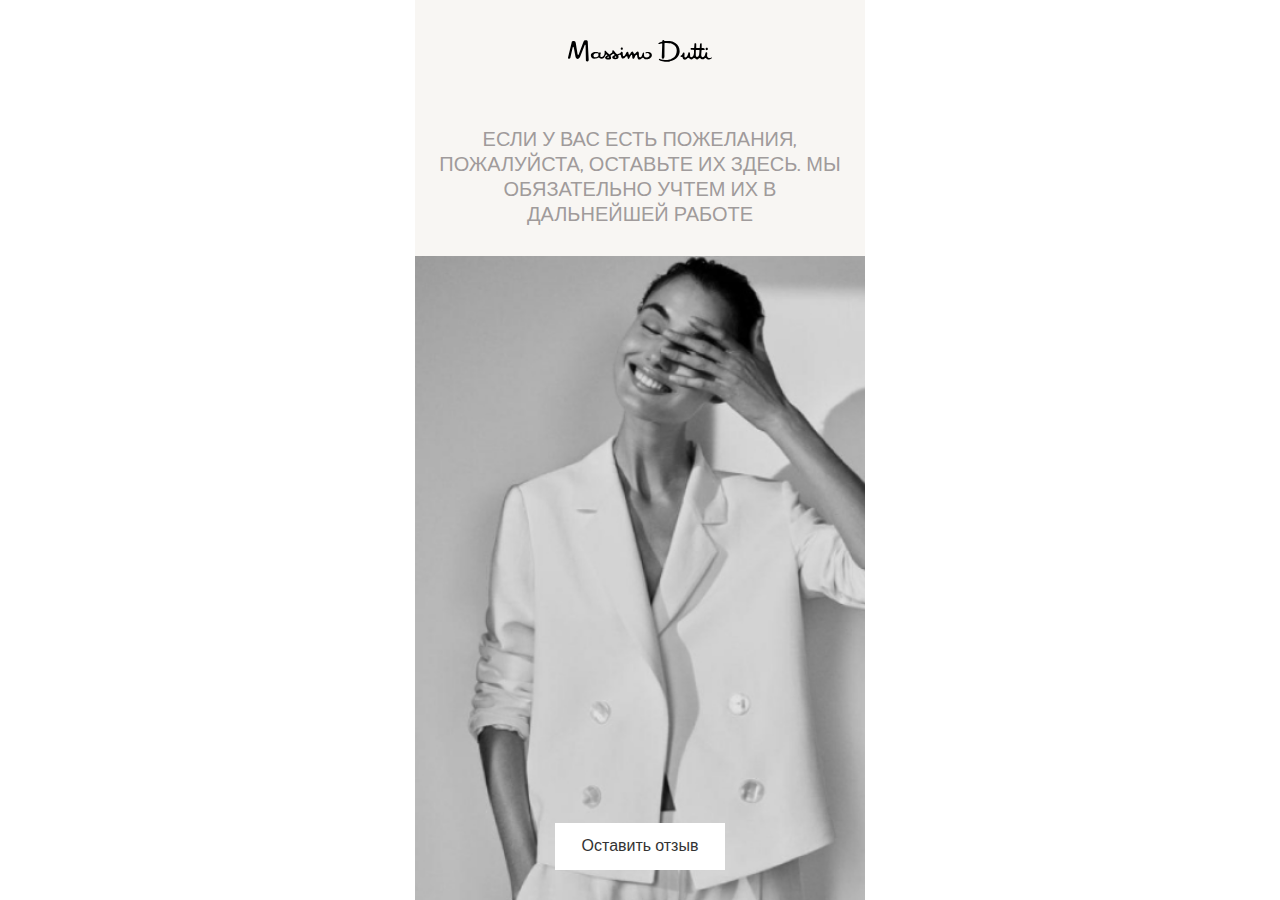
<file: index.html>
<!doctype html>
<html lang="ru">
<head>
    <meta charset="UTF-8">
    <meta name="viewport"
          content="width=device-width, user-scalable=no, initial-scale=1.0, maximum-scale=1.0, minimum-scale=1.0">
    <meta http-equiv="X-UA-Compatible" content="ie=edge">
    <link rel="stylesheet" href="./style/style.css?ver=1.0.0">
    <script src="https://code.jquery.com/jquery-3.4.0.min.js"></script>
    <title>MassimoDutti</title>
</head>
<body>
    <div class="main-page-container">
        <div class="survey-wrapper">
            <div class="logo-box">
                <img src="./img/massimo-logo.svg" alt="logo">
            </div>
            <h3 class="top-title">
                если у вас есть пожелания, пожалуйста, оставьте их здесь. Мы обязательно учтем их в дальнейшей работе
            </h3>
        </div>
        <img src="./img/start-img2.jpg" alt="" style="width: 100%; position: relative; z-index: 1;">
        <a class="start-btn" href="survey.html">Оставить отзыв</a>
        <!-- <div class="block-with-girl">
            
        </div> -->
    </div>
</body>
</html>
</file>
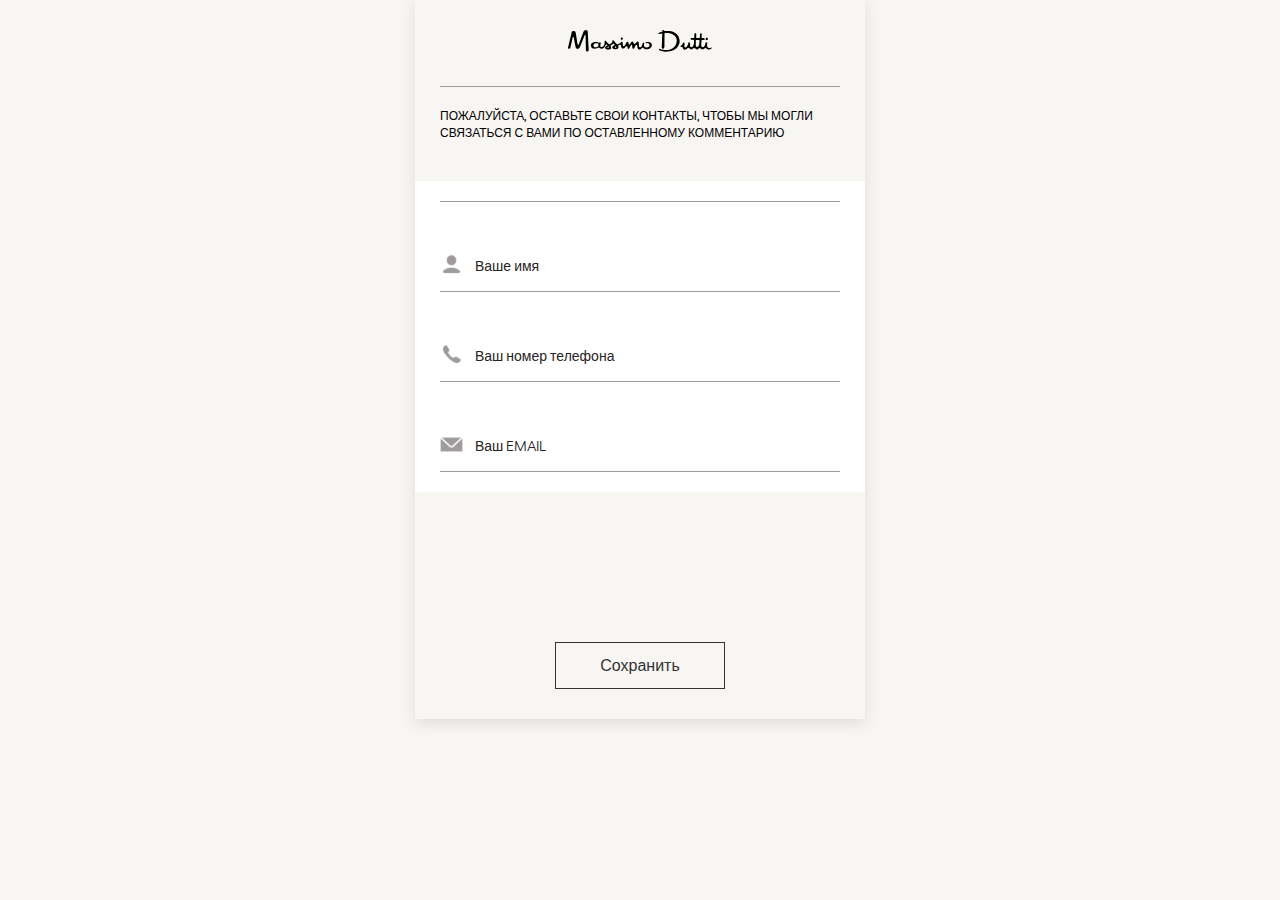
<file: contacts.html>
<!doctype html>
<html lang="ru">
<head>
    <meta charset="UTF-8">
    <meta name="viewport"
          content="width=device-width, user-scalable=no, initial-scale=1.0, maximum-scale=1.0, minimum-scale=1.0">
    <meta http-equiv="X-UA-Compatible" content="ie=edge">
    <link rel="stylesheet" href="./style/style.css">
    <script src="https://code.jquery.com/jquery-3.4.0.min.js"></script>
    <title>MassimoDutti</title>
</head>
<body style="background: #F8F6F3;">
    <div class="survey-container">
            <div class="wrapper">
                <div class="logo-box">
                    <img src="./img/massimo-logo.svg" alt="logo">
                </div>
                <div class="header-line"></div>
                <div class="main-question-box">
                    <p class="q-text contacts-header-txt">
                        Пожалуйста, оставьте свои контакты, чтобы мы могли  связаться с вами по оставленному комментарию
                    </p>
                </div>
            </div>
        <form id="contacts-form" action="end.html">
            <div class="gray-block contacts-gray-block">
                <div class="wrapper">
                    <div class="line"></div>
                    <div class="contact-box">
                        <p class="contact-label name-label">Ваше имя</p>
                        <input class="data-field" id="name" name="name" type="text" data-reqired>
                        <p class="data-error"></p>
                    </div>
                    <div class="contact-box">
                        <p class="contact-label phone-label">Ваш номер телефона</p>
                        <input class="data-field only-numbers" id="phone" name="phone" type="tel" data-reqired>
                        <span class="phone-prefix">+</span>
                        <p class="data-error"></p>
                    </div>
                    <div class="contact-box">
                        <p class="contact-label email-label">Ваш EMAIL</p>
                        <input class="data-field" id="email" name="email" type="text" data-reqired>
                        <p class="data-error invalid_email">* Неправильный электронный адрес</p>
                    </div>
                </div>
            </div>
            <div class="contacts-submit-wrapper">
                <button class="save-btn">Сохранить</button>
            </div>
        </form>
    </div>
    <script src="./script/contacts.js"></script>
</body>
</html>
</file>
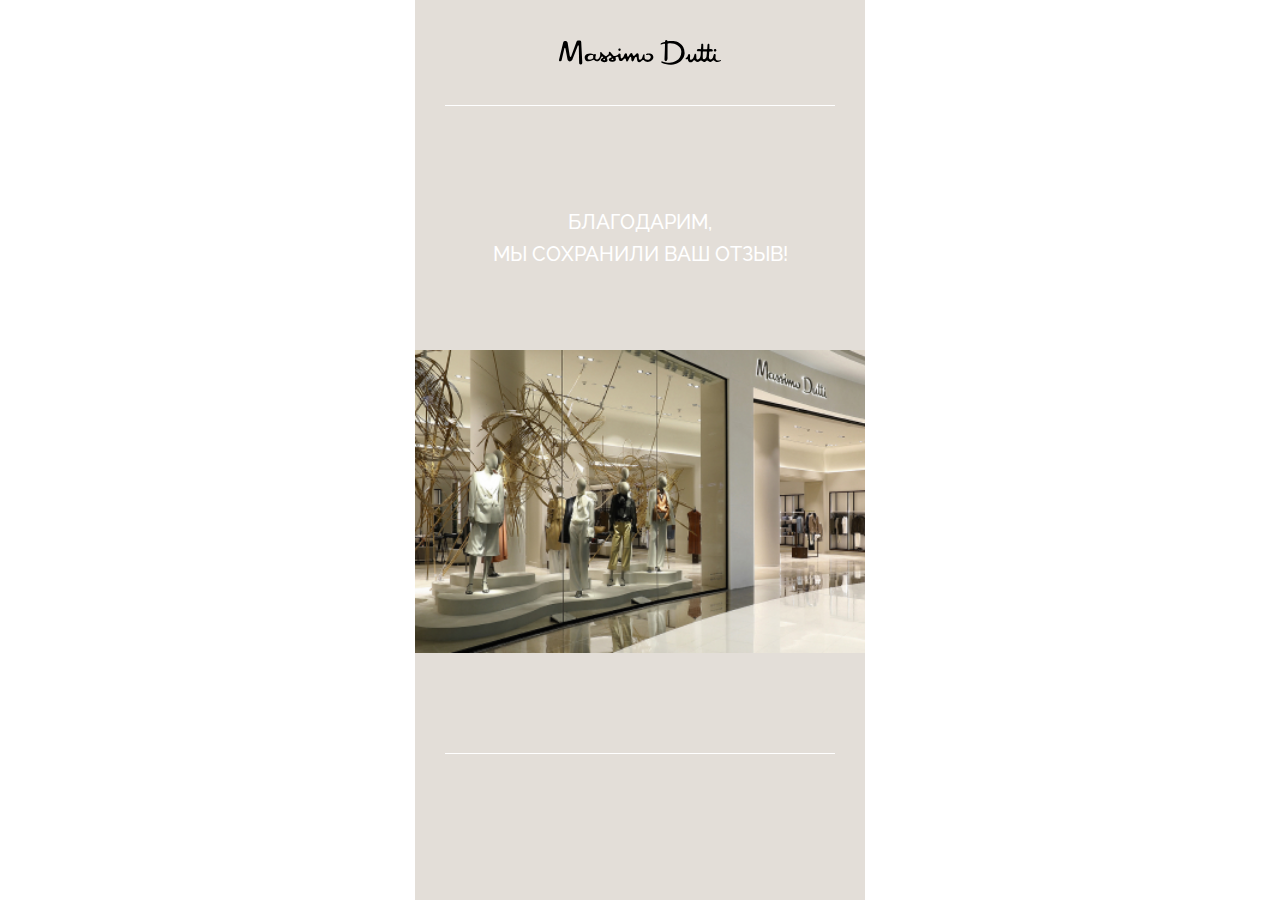
<file: end.html>
<!doctype html>
<html lang="ru">
<head>
    <meta charset="UTF-8">
    <meta name="viewport"
          content="width=device-width, user-scalable=no, initial-scale=1.0, maximum-scale=1.0, minimum-scale=1.0">
    <meta http-equiv="X-UA-Compatible" content="ie=edge">
    <link rel="stylesheet" href="./style/style.css">
    <script src="https://code.jquery.com/jquery-3.4.0.min.js"></script>
    <title>MassimoDutti</title>
</head>
<body>
    <div class="end-page-container">
        <div class="logo-box">
            <img src="./img/massimo-logo.svg" alt="logo">
        </div>
        <h3 class="thx-message">
            благодарим,<br>мы сохранили ваш отзыв!
        </h3>
        <img class="middle-img" src="./img/end-img.jpg" alt="end-img">
        <div class="bottom-line"></div>
    </div>
</body>
</html>
</file>
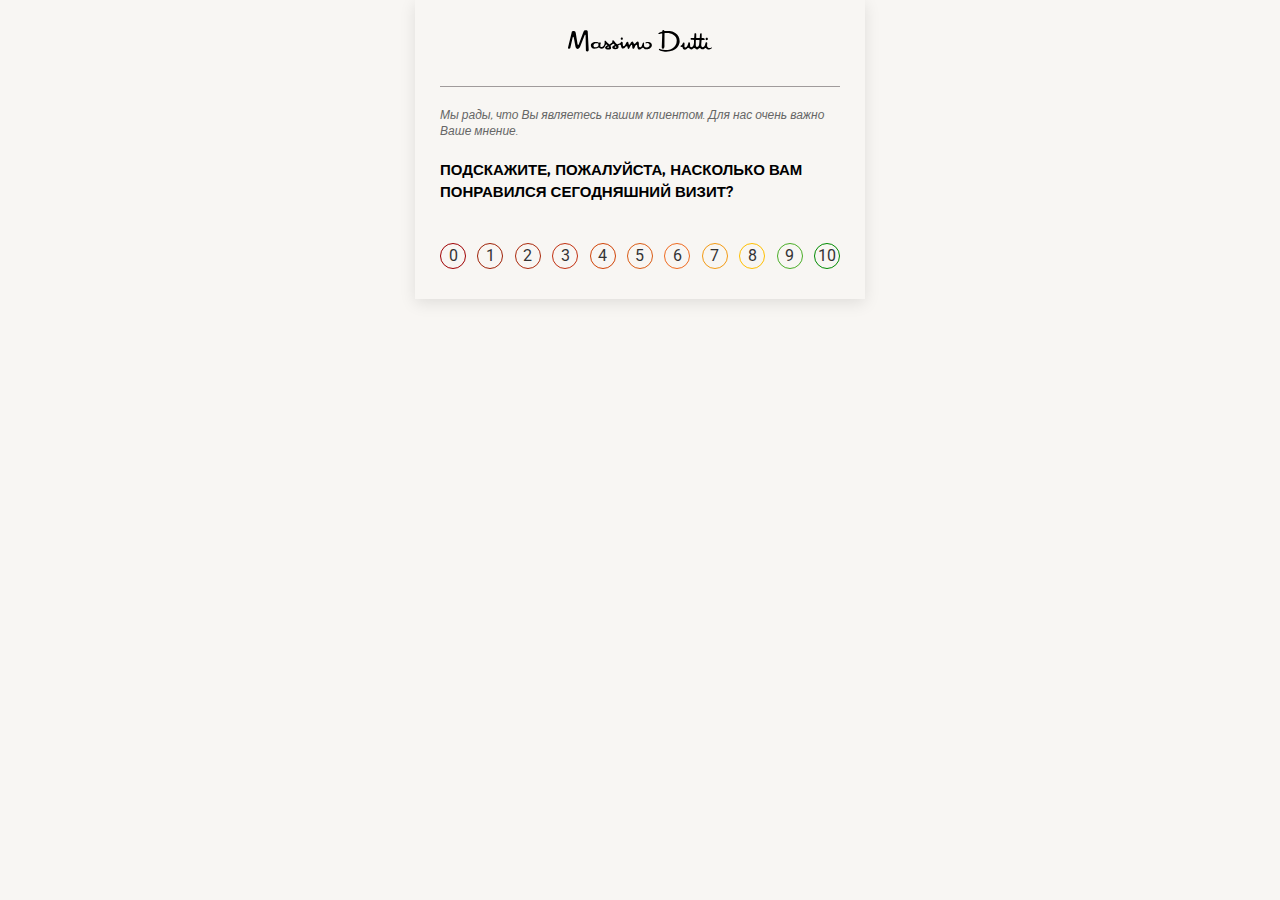
<file: survey.html>
<!doctype html>
<html lang="ru">
<head>
    <meta charset="UTF-8">
    <meta name="viewport"
          content="width=device-width, user-scalable=no, initial-scale=1.0, maximum-scale=1.0, minimum-scale=1.0">
    <meta http-equiv="X-UA-Compatible" content="ie=edge">
    <link rel="stylesheet" href="./style/style.css?ver=1.0.0">
    <script src="https://code.jquery.com/jquery-3.4.0.min.js"></script>
    <title>MassimoDutti</title>
</head>
<body style="background: #F8F6F3;">
    <div class="survey-container">
        <form action="contacts.html" id="main-form">
            <div class="wrapper">
                <div class="logo-box">
                    <img src="./img/massimo-logo.svg" alt="logo">
                </div>
                <div class="center-line"></div>
                <div class="main-question-box">
                    <p class="greeting-txt">Мы рады, что Вы являетесь нашим клиентом. Для нас очень важно Ваше мнение.</p>
                    <p class="q-text">
                        Подскажите, пожалуйста, насколько Вам понравился сегодняшний визит?
                    </p>
                    <div class="range10">
                        <div class="answer">
                            <input type="radio" class="nps-btn" data-name="q-1-1" data-req="" id="q-1-1" name="q-1-1" value="0">
                            <label for="q-1-1" class="btn btn-1">
                                <div class="range-number color1">0</div>
                            </label>
                        </div>
                        <div class="answer">
                            <input type="radio" class="nps-btn" data-name="q-1-1" data-req="" id="q-1-2" name="q-1-1" value="1">
                            <label for="q-1-2" class="btn btn-1">
                                <div class="range-number color2">1</div>
                            </label>
                        </div>
                        <div class="answer">
                            <input type="radio" class="nps-btn" data-name="q-1-1" data-req="" id="q-1-3" name="q-1-1" value="2">
                            <label for="q-1-3" class="btn btn-1">
                                <div class="range-number color3">2</div>
                            </label>
                        </div>
                        <div class="answer">
                            <input type="radio" class="nps-btn" data-name="q-1-1" data-req="" id="q-1-4" name="q-1-1" value="3">
                            <label for="q-1-4" class="btn btn-1">
                                <div class="range-number color4">3</div>
                            </label>
                        </div>
                        <div class="answer">
                            <input type="radio" class="nps-btn" data-name="q-1-1" data-req="" id="q-1-5" name="q-1-1" value="4">
                            <label for="q-1-5" class="btn btn-1">
                                <div class="range-number color5">4</div>
                            </label>
                        </div>
                        <div class="answer">
                            <input type="radio" class="nps-btn" data-name="q-1-1" data-req="" id="q-1-6" name="q-1-1" value="5">
                            <label for="q-1-6" class="btn btn-1">
                                <div class="range-number color6">5</div>
                            </label>
                        </div>
                        <div class="answer">
                            <input type="radio" class="nps-btn" data-name="q-1-1" data-req="" id="q-1-7" name="q-1-1" value="6">
                            <label for="q-1-7" class="btn btn-1">
                                <div class="range-number color7">6</div>
                            </label>
                        </div>
                        <div class="answer">
                            <input type="radio" class="nps-btn" data-name="q-1-1" data-req="" id="q-1-8" name="q-1-1" value="7">
                            <label for="q-1-8" class="btn btn-1">
                                <div class="range-number color8">7</div>
                            </label>
                        </div>
                        <div class="answer">
                            <input type="radio" class="nps-btn" data-name="q-1-1" data-req="" id="q-1-9" name="q-1-1" value="8">
                            <label for="q-1-9" class="btn btn-1">
                                <div class="range-number color9">8</div>
                            </label>
                        </div>
                        <div class="answer">
                            <input type="radio" class="nps-btn" data-name="q-1-1" data-req="" id="q-1-10" name="q-1-1" value="9">
                            <label for="q-1-10" class="btn btn-1">
                                <div class="range-number color10">9</div>
                            </label>
                        </div>
                        <div class="answer">
                            <input type="radio" class="nps-btn" data-name="q-1-1" data-req="" id="q-1-11" name="q-1-1" value="10">
                            <label for="q-1-11" class="btn btn-1">
                                <div class="range-number color11">10</div>
                            </label>
                        </div>
                    </div>
                </div>
            </div>
            <div class="hidden-questions point_9-10">
                <div class="gray-block">
                    <div class="thx-text-wrapper">
                        <div class="gray-line" style="margin-bottom: 20px;"></div>
                        <p class="dark-txt">Благодарим за обратную связь!</p>
                        <p class="light-txt"> Мы рады, что Вы являетесь нашим клиентом. <br> Для нас очень важно Ваше мнение.</p>
                        <div class="gray-line" style="margin-top: 20px;"></div>
                    </div>
                </div>
                <div class="question-wrapper">
                    <p class="comment-title">
                        Подскажите, пожалуйста, почему Вы поставили именно <span class="point9-10_val">10</span>?
                    </p>
                </div>
                <div class="gray-block">
                    <div class="comment-box">
                        <div class="comment-label-wrapper">
                        <span class="label-txt">Комментарий</span>
                        <textarea name="" class="comment-field"></textarea>
                        </div>
                    </div>
                </div>
            </div>
            <div class="hidden-questions point_7-8">
                <div class="gray-block">
                    <div class="thx-text-wrapper">
                        <div class="gray-line" style="margin-bottom: 20px;"></div>
                        <p class="dark-txt">
                            Благодарим, ваш отзыв помогает нам стать лучше!
                        </p>
                        <p class="light-txt">Мы зафиксировали информацию и обязательно учтем Ваши комментарии.</p>
                        <div class="gray-line" style="margin-top: 20px;"></div>
                    </div>
                </div>
                <div class="question-wrapper">
                    <p class="comment-title">Подскажите, пожалуйста, почему Вы поставили именно <span class="point7-8_val"></span>?</p>
                </div>
                <div class="gray-block">
                    <div class="comment-box q-7-8-comment-box">
                        <div class="comment-label-wrapper">
                            <span class="label-txt">Комментарий</span>
                            <textarea name="" class="comment-field q-7-8-comment"></textarea>
                        </div>
                        <p class="req-field-error">* Поле обязательно к заполнению</p>
                    </div>
                </div>
            </div>
            <div class="hidden-questions point_0-6">
                <div class="gray-block">
                    <div class="thx-text-wrapper">
                        <div class="gray-line" style="margin-bottom: 20px;"></div>
                        <p class="dark-txt">
                            Нам жаль, что у Вас был негативный опыт. от лица компании приносим Вам искренние извинения.
                        </p>
                        <p class="light-txt">Мы зафиксировали информацию и обязательно учтем ее при дальнейшей работе.</p>
                        <div class="gray-line" style="margin-top: 20px;"></div>
                    </div>
                </div>
                <div class="question-main-container">
                    <div class="question-wrapper">
                    <p class="q-text" style="color: #333333;">Что Вас расстроило больше всего?</p>
                    <div class="flex-container" style="padding: 10px 0;">
                        <div class="answers-wrapper column-answers">
                            <div class="answer-separator">
                                <div class="answer-array">
                                    <div class="padding-wrapp">
                                        <label for="q-3-1" class="radio_container">
                                            <input type="radio" data-name="q-3-1" id="q-3-1" name="optradio2" value="Товар"
                                                class="radio__option main-radio-option q-0-6">
                                            <span class="answer answer1 answer-font">Товар</span>
                                            <span class="checkmark"></span>
                                        </label>
                                        <div class="sub-answer-wrapper sub-answer-first-block">
                                                <label for="sq-1-1" class="sab-radio_container">
                                                    <input type="radio" data-name="sq-1-1" id="sq-1-1" name="sub-radio1" value="Наличие товара в магазине"
                                                        class="radio__option sub-radio-option">
                                                    <span class="answer answer1">Наличие товара в магазине</span>
                                                    <span class="checkmark"></span>
                                                </label>
                                                <label for="sq-1-2" class="sab-radio_container">
                                                    <input type="radio" data-name="sq-1-1" id="sq-1-2" name="sub-radio1" value="Качество моделей"
                                                        class="radio__option sub-radio-option">
                                                    <span class="answer answer1">Качество моделей</span>
                                                    <span class="checkmark"></span>
                                                </label>
                                                <label for="sq-1-3" class="sab-radio_container">
                                                    <input type="radio" data-name="sq-1-1" id="sq-1-3" name="sub-radio1" value="Цена"
                                                        class="radio__option sub-radio-option">
                                                    <span class="answer answer1">Цена</span>
                                                    <span class="checkmark"></span>
                                                </label>
                                                <label for="sq-1-6" class="sab-radio_container">
                                                    <input type="radio" data-name="sq-1-1" id="sq-1-6" name="sub-radio1" value="Другое"
                                                        class="radio__option sub-radio-option">
                                                    <span class="answer answer1">Другое</span>
                                                    <span class="checkmark"></span>
                                                </label>
                                            <p class="error">Пожалуйста, выберите ответ</p>
                                            </div>
                                    </div>
                                    <div class="gray-block sub-answer-comment-container">
                                        <div class="comment-box">
                                            <div class="comment-label-wrapper">
                                                <span class="label-txt">Комментарий</span>
                                                <textarea name="" class="comment-field sub-comment"></textarea>
                                            </div>
                                            <p class="sub-comment-error">* Поле обязательно к заполнению</p>
                                        </div>
                                    </div>
                                </div>
                                <div class="short-line"></div>
                                </div>
                            <div class="answer-separator">
                                <div class="answer-array">
                                    <div class="padding-wrapp">
                                        <label for="q-3-2" class="radio_container">
                                            <input type="radio" data-name="q-3-1" id="q-3-2" name="optradio2" value="Уровень обслуживания"
                                                class="radio__option main-radio-option q-0-6">
                                            <span class="answer answer2 answer-font">Уровень обслуживания</span>
                                            <span class="checkmark"></span>
                                        </label>
                                        <div class="sub-answer-wrapper sub-answer-second-block">
                                            <div class="sub-answers-box">
                                                <label for="sq-2-1" class="sab-radio_container">
                                                    <input type="radio" data-name="sq-2-1" id="sq-2-1" name="sub-radio2" value="Торговый зал"
                                                        class="radio__option sub-radio-option">
                                                    <span class="answer answer1">Торговый зал</span>
                                                    <span class="checkmark"></span>
                                                </label>
                                                <div class="additional-answer-wrapper">
                                                    <span class="additional-answer-title">Что конкретно Вам не понравилось?</span>
                                                    <label for="adr-1-1" class="additional-radio_container">
                                                        <input type="radio" data-name="adr-1-1" id="adr-1-1" name="additional-radio1" value="Сотрудник не был вежлив"
                                                            class="radio__option additional-radio-option">
                                                        <span class="answer answer1">Сотрудник не был вежлив</span>
                                                        <span class="checkmark"></span>
                                                    </label>
                                                    <label for="adr-1-2" class="additional-radio_container">
                                                        <input type="radio" data-name="adr-1-1" id="adr-1-2" name="additional-radio1" value="Долгое ожидание консультации"
                                                            class="radio__option additional-radio-option">
                                                        <span class="answer answer1">Долгое ожидание консультации</span>
                                                        <span class="checkmark"></span>
                                                    </label>
                                                    <label for="adr-1-3" class="additional-radio_container">
                                                        <input type="radio" data-name="adr-1-1" id="adr-1-3" name="additional-radio1" value="Сотрудник не смог оказать помощь по запросу"
                                                            class="radio__option additional-radio-option">
                                                        <span class="answer answer1">Сотрудник не смог оказать помощь по запросу </span>
                                                        <span class="checkmark"></span>
                                                    </label>
                                                    <label for="adr-1-4" class="additional-radio_container">
                                                        <input type="radio" data-name="adr-1-1" id="adr-1-4" name="additional-radio1" value="Другое"
                                                            class="radio__option additional-radio-option">
                                                        <span class="answer answer1">Другое</span>
                                                        <span class="checkmark"></span>
                                                    </label>
                                                    <p class="error">Пожалуйста, выберите ответ</p>
                                                </div>
                                            </div>
                                            <div class="sub-answers-box">
                                                <label for="sq-2-2" class="sab-radio_container">
                                                    <input type="radio" data-name="sq-2-1" id="sq-2-2" name="sub-radio2" value="Примерочная"
                                                        class="radio__option sub-radio-option">
                                                    <span class="answer answer1">Примерочная</span>
                                                    <span class="checkmark"></span>
                                                </label>
                                                <div class="additional-answer-wrapper">
                                                    <span class="additional-answer-title">Что конкретно Вам не понравилось?</span>
                                                    <label for="adr-2-1" class="additional-radio_container">
                                                        <input type="radio" data-name="adr-2-1" id="adr-2-1" name="additional-radio2" value="Сотрудник был не вежлив"
                                                            class="radio__option additional-radio-option">
                                                        <span class="answer answer1">Сотрудник был не вежлив</span>
                                                        <span class="checkmark"></span>
                                                    </label>
                                                    <label for="adr-2-2" class="additional-radio_container">
                                                        <input type="radio" data-name="adr-2-1" id="adr-2-2" name="additional-radio2" value="Долгое ожидание консультации"
                                                            class="radio__option additional-radio-option">
                                                        <span class="answer answer1">Долгое ожидание консультации</span>
                                                        <span class="checkmark"></span>
                                                    </label>
                                                    <label for="adr-2-3" class="additional-radio_container">
                                                        <input type="radio" data-name="adr-2-1" id="adr-2-3" name="additional-radio2" value="Сотрудник не смог оказать помощь по запросу"
                                                            class="radio__option additional-radio-option">
                                                        <span class="answer answer1">Сотрудник не смог оказать помощь по запросу </span>
                                                        <span class="checkmark"></span>
                                                    </label>
                                                    <label for="adr-2-4" class="additional-radio_container">
                                                        <input type="radio" data-name="adr-2-1" id="adr-2-4" name="additional-radio2" value="Другое"
                                                            class="radio__option additional-radio-option">
                                                        <span class="answer answer1">Другое</span>
                                                        <span class="checkmark"></span>
                                                    </label>
                                                    <p class="error">Пожалуйста, выберите ответ</p>
                                                </div>
                                            </div>
                                            <div class="sub-answers-box">
                                                <label for="sq-2-3" class="sab-radio_container">
                                                    <input type="radio" data-name="sq-2-1" id="sq-2-3" name="sub-radio2" value="Касса"
                                                        class="radio__option sub-radio-option">
                                                    <span class="answer answer1">Касса</span>
                                                    <span class="checkmark"></span>
                                                </label>
                                                <div class="additional-answer-wrapper">
                                                    <span class="additional-answer-title">Что конкретно Вам не понравилось?</span>
                                                    <label for="adr-3-1" class="additional-radio_container">
                                                        <input type="radio" data-name="adr-3-1" id="adr-3-1" name="additional-radio3" value="Сотрудник был не вежлив"
                                                            class="radio__option additional-radio-option">
                                                        <span class="answer answer1">Сотрудник был не вежлив</span>
                                                        <span class="checkmark"></span>
                                                    </label>
                                                    <label for="adr-3-2" class="additional-radio_container">
                                                        <input type="radio" data-name="adr-3-1" id="adr-3-2" name="additional-radio3" value="Скорость обслуживания"
                                                            class="radio__option additional-radio-option">
                                                        <span class="answer answer1">Скорость обслуживания</span>
                                                        <span class="checkmark"></span>
                                                    </label>
                                                    <label for="adr-3-3" class="additional-radio_container">
                                                        <input type="radio" data-name="adr-3-1" id="adr-3-3" name="additional-radio3" value="Возврат"
                                                            class="radio__option additional-radio-option">
                                                        <span class="answer answer1">Возврат</span>
                                                        <span class="checkmark"></span>
                                                    </label>
                                                    <label for="adr-3-4" class="additional-radio_container">
                                                        <input type="radio" data-name="adr-3-1" id="adr-3-4" name="additional-radio3" value="Другое"
                                                            class="radio__option additional-radio-option">
                                                        <span class="answer answer1">Другое</span>
                                                        <span class="checkmark"></span>
                                                    </label>
                                                    <p class="error">Пожалуйста, выберите ответ</p>
                                                </div>
                                            </div>
                                            <label for="sq-2-5" class="sab-radio_container">
                                                <input type="radio" data-name="sq-2-1" id="sq-2-5" name="sub-radio2" value="Другое"
                                                    class="radio__option sub-radio-option">
                                                <span class="answer answer1">Другое</span>
                                                <span class="checkmark"></span>
                                            </label>
                                            <p class="error">Пожалуйста, выберите ответ</p>
                                        </div>
                                    </div>
                                    <div class="gray-block sub-answer-comment-container">
                                        <div class="comment-box">
                                            <div class="comment-label-wrapper">
                                                <span class="label-txt">Комментарий</span>
                                                <textarea name="" class="comment-field sub-comment"></textarea>
                                            </div>
                                            <p class="sub-comment-error">* Поле обязательно к заполнению</p>
                                        </div>
                                    </div>
                                </div>
                                <div class="short-line"></div>
                            </div>
                            <div class="answer-separator">
                                <div class="answer-array">
                                    <div class="padding-wrapp">
                                        <label for="q-3-3" class="radio_container">
                                        <input type="radio" data-name="q-3-1" id="q-3-3" name="optradio2" value="Онлайн магазин"
                                            class="radio__option main-radio-option q-0-6">
                                        <span class="answer answer3 answer-font">Онлайн магазин</span>
                                        <span class="checkmark"></span>
                                    </label>
                                        <div class="sub-answer-wrapper sub-answer-third-block">
                                            <span class="subanswer-title">Что конкретно Вам не понравилось?</span>
                                            <label for="sq-3-1" class="sab-radio_container">
                                                <input type="radio" data-name="sq-3-1" id="sq-3-1" name="sub-radio3" value="Скорость доставки"
                                                    class="radio__option sub-radio-option">
                                                <span class="answer answer1">Скорость доставки</span>
                                                <span class="checkmark"></span>
                                            </label>
                                            <label for="sq-3-2" class="sab-radio_container">
                                                <input type="radio" data-name="sq-3-1" id="sq-3-2" name="sub-radio3" value="Проблема с заказом"
                                                    class="radio__option sub-radio-option">
                                                <span class="answer answer1">Проблема с заказом</span>
                                                <span class="checkmark"></span>
                                            </label>
                                            <label for="sq-3-3" class="sab-radio_container">
                                                <input type="radio" data-name="sq-3-1" id="sq-3-3" name="sub-radio3" value="Возврат онлайн заказа"
                                                    class="radio__option sub-radio-option">
                                                <span class="answer answer1">Возврат онлайн заказа</span>
                                                <span class="checkmark"></span>
                                            </label>
                                            <label for="sq-3-4" class="sab-radio_container">
                                                <input type="radio" data-name="sq-3-1" id="sq-3-4" name="sub-radio3" value="Другое"
                                                    class="radio__option sub-radio-option">
                                                <span class="answer answer1">Другое</span>
                                                <span class="checkmark"></span>
                                            </label>
                                            <p class="error">Пожалуйста, выберите ответ</p>
                                        </div>
                                    </div>
                                    <div class="gray-block sub-answer-comment-container">
                                        <div class="comment-box">
                                            <div class="comment-label-wrapper">
                                                <span class="label-txt">Комментарий</span>
                                                <textarea name="" class="comment-field sub-comment"></textarea>
                                            </div>
                                            <p class="sub-comment-error">* Поле обязательно к заполнению</p>
                                        </div>
                                    </div>
                                </div>
                                <div class="short-line"></div>
                            </div>
                            <div class="answer-array">
                                <div class="padding-wrapp">
                                    <label for="q-3-6" class="radio_container">
                                <input type="radio" data-name="q-3-1" id="q-3-6" name="optradio2" value="Другое"
                                       class="radio__option main-radio-option q-0-6">
                                <span class="answer answer5 answer-font">Другое</span>
                                <span class="checkmark"></span>
                            </label>
                                </div>
                            </div>
                            <p class="error">Пожалуйста, выберите ответ</p>
                        </div>
                    </div>
                </div>
                    <div class="gray-block comment-main-container">
                        <div class="comment-box main-comment-box">
                            <div class="comment-label-wrapper">
                                <span class="label-txt">Комментарий</span>
                                <textarea name="" class="comment-field main-comment"></textarea>
                            </div>
                            <p class="main-comment-error">* Поле обязательно к заполнению</p>
                        </div>
                    </div>
                    <div class="shoping-result-wrapper answers-wrapper">
                        <p class="shopping-result-title">Подскажите, пожалуйста, удалось ли 
                            совершить покупку в этот визит?</p>
                            <div class="shopping-result-box">
                                <div class="shopping-result-answer">
                                        <input type="radio" class="shopping-result-btn" data-name="rq-1-1" id="rq-1-1" name="rq-1-1" value="Да">
                                        <label for="rq-1-1" class="circle-btn">
                                            <div class="range-number green">Да</div>
                                        </label>
                                </div>
                                <div class="shopping-result-answer">
                                    <input type="radio" class="shopping-result-btn" data-name="rq-1-1" id="rq-1-2" name="rq-1-1" value="Нет">
                                    <label for="rq-1-2" class="circle-btn">
                                        <div class="range-number red">Нет</div>
                                    </label>
                                </div>
                            </div>
                        <p class="error">Пожалуйста, выберите ответ</p>
                    </div>
                </div>
            </div>
            <div class="submit-wrapper">
                <button class="save-btn">Сохранить</button>
            </div>
        </form>
    </div>
</body>
    <script src="./script/survey.js"></script>
    <script src="./script/surveyValidation.js"></script>
</html>
</file>
<file: style/style.css>
@import url("https://fonts.googleapis.com/css2?family=Livvic:ital,wght@0,400;0,500;1,400&display=swap");
@import url("https://fonts.googleapis.com/css2?family=Roboto&display=swap");
@import url("https://fonts.googleapis.com/css2?family=Raleway:wght@400;500&display=swap");
* {
  margin: 0;
  padding: 0;
  -webkit-box-sizing: border-box;
          box-sizing: border-box;
}

.wrapper {
  padding: 0 25px;
}

.gray-block {
  background: #ffffff;
}

.p-10 {
  padding: 10px 0px;
}

body {
  font-family: 'Livvic', sans-serif;
}

body .main-page-container {
  position: fixed;
  top: 0;
  bottom: 0;
  left: 0;
  right: 0;
  background-color: #f8f6f3;
  width: 100%;
  height: 100%;
  max-width: 450px;
  margin: 0 auto;
  background-position: center;
  background-size: cover;
  background-repeat: no-repeat;
}

body .main-page-container .start-btn {
  display: block;
  width: 170px;
  height: 47px;
  margin: 0 auto;
  outline: none;
  border: none;
  color: #333333;
  font-size: 16px;
  line-height: 45px;
  text-align: center;
  background: #fff;
  text-decoration: none;
  position: absolute;
  left: 0;
  right: 0;
  z-index: 2;
  bottom: 30px;
  cursor: pointer;
}

body .main-page-container .block-with-girl {
  height: calc(100% - 273px);
  position: relative;
  background-image: url(../img/start-img.jpg);
  background-size: cover;
  background-repeat: no-repeat;
  background-position: bottom 111% right 0px;
}

body .main-page-container .survey-wrapper {
  padding: 40px 20px 30px 20px;
  position: relative;
}

body .main-page-container .survey-wrapper .logo-box {
  width: 144px;
  margin: 0 auto;
}

body .main-page-container .survey-wrapper .top-title {
  font-style: normal;
  font-weight: 400;
  font-size: 20px;
  text-align: left;
  text-transform: uppercase;
  color: #A09B9B;
  margin-top: 60px;
  text-align: center;
}

body .main-page-container .survey-wrapper .bottom-txt {
  position: absolute;
  font-style: normal;
  font-size: 16px;
  line-height: 22px;
  text-align: center;
  color: #fff;
  left: 0;
  right: 0;
  top: calc(70% - 48px);
  padding: 0px 30px;
}

body .main-page-container .survey-wrapper .start-btn {
  position: absolute;
  text-decoration: none;
  color: #fff;
  text-align: center;
  display: block;
  width: 170px;
  height: 47px;
  border: 1px solid #fff;
  line-height: 45px;
  left: 0;
  right: 0;
  bottom: 100px;
  margin: 0 auto;
}

body .survey-container {
  max-width: 450px;
  margin: 0 auto;
  padding-bottom: 30px;
}

body .survey-container .wrapper .logo-box {
  padding-top: 30px;
  padding-bottom: 30px;
  width: 144px;
  margin: 0 auto;
}

body .survey-container .wrapper .header-line {
  height: 1px;
  width: 100%;
  border-bottom: 1px solid #A09B9B;
}

body .survey-container .wrapper .center-line {
  height: 1px;
  border-bottom: 1px solid #A09B9B;
}

body .survey-container .wrapper .main-question-box {
  margin-top: 20px;
}

body .survey-container .wrapper .main-question-box .greeting-txt {
  font-style: italic;
  font-size: 12px;
  line-height: 16px;
  color: #666666;
}

body .survey-container .wrapper .main-question-box .q-text {
  margin-top: 20px;
  font-weight: 600;
  font-size: 15px;
  text-transform: uppercase;
  color: #000000;
  line-height: 22px;
}

body .survey-container .wrapper .main-question-box .contacts-header-txt {
  font-size: 12px;
  font-weight: 500;
  line-height: 17px;
}

body .survey-container .wrapper .main-question-box .range10 {
  display: -webkit-box;
  display: -ms-flexbox;
  display: flex;
  -webkit-box-pack: justify;
      -ms-flex-pack: justify;
          justify-content: space-between;
  margin-top: 40px;
}

body .survey-container .wrapper .main-question-box .range10 input[type='radio']:checked + label .range-number {
  color: #fff;
}

body .survey-container .wrapper .main-question-box .range10 input[type='radio']:checked + label .color1 {
  background-color: #9F0002;
}

body .survey-container .wrapper .main-question-box .range10 input[type='radio']:checked + label .color2 {
  background-color: #9E2106;
}

body .survey-container .wrapper .main-question-box .range10 input[type='radio']:checked + label .color3 {
  background-color: #AB290C;
}

body .survey-container .wrapper .main-question-box .range10 input[type='radio']:checked + label .color4 {
  background-color: #C13010;
}

body .survey-container .wrapper .main-question-box .range10 input[type='radio']:checked + label .color5 {
  background-color: #D04205;
}

body .survey-container .wrapper .main-question-box .range10 input[type='radio']:checked + label .color6 {
  background-color: #DA5B13;
}

body .survey-container .wrapper .main-question-box .range10 input[type='radio']:checked + label .color7 {
  background-color: #EF6A1F;
}

body .survey-container .wrapper .main-question-box .range10 input[type='radio']:checked + label .color8 {
  background-color: #F39A13;
}

body .survey-container .wrapper .main-question-box .range10 input[type='radio']:checked + label .color9 {
  background-color: #FFBF00;
}

body .survey-container .wrapper .main-question-box .range10 input[type='radio']:checked + label .color10 {
  background-color: #4AAE27;
}

body .survey-container .wrapper .main-question-box .range10 input[type='radio']:checked + label .color11 {
  background-color: #008A00;
}

body .survey-container .wrapper .main-question-box .range10 input[type='radio'] {
  opacity: 0;
  display: none;
}

body .survey-container .wrapper .main-question-box .range10 label {
  cursor: pointer;
}

body .survey-container .wrapper .main-question-box .range10 label .range-number {
  width: 26px;
  height: 26px;
  line-height: 23px;
  margin-right: 0px;
  text-align: center;
  border-radius: 50%;
  -webkit-transition: 0.5s;
  transition: 0.5s;
  font-size: 16px;
  color: #333;
  font-weight: 400;
  font-family: 'Roboto', sans-serif;
}

body .survey-container .wrapper .main-question-box .range10 label .color1 {
  border: 1.5px solid #9F0002;
}

body .survey-container .wrapper .main-question-box .range10 label .color2 {
  border: 1.5px solid #9E2106;
}

body .survey-container .wrapper .main-question-box .range10 label .color3 {
  border: 1.5px solid #AB290C;
}

body .survey-container .wrapper .main-question-box .range10 label .color4 {
  border: 1.5px solid #C13010;
}

body .survey-container .wrapper .main-question-box .range10 label .color5 {
  border: 1.5px solid #D04205;
}

body .survey-container .wrapper .main-question-box .range10 label .color6 {
  border: 1.5px solid #DA5B13;
}

body .survey-container .wrapper .main-question-box .range10 label .color7 {
  border: 1.5px solid #EF6A1F;
  line-height: 23px;
}

body .survey-container .wrapper .main-question-box .range10 label .color8 {
  border: 1.5px solid #F39A13;
}

body .survey-container .wrapper .main-question-box .range10 label .color9 {
  border: 1.5px solid #FFBF00;
  line-height: 23px;
}

body .survey-container .wrapper .main-question-box .range10 label .color10 {
  border: 1.5px solid #4AAE27;
}

body .survey-container .wrapper .main-question-box .range10 label .color11 {
  border: 1.5px solid #008A00;
}

body .survey-container .hidden-questions {
  margin-top: 25px;
  display: none;
}

body .survey-container .hidden-questions .thx-text-wrapper {
  border-top: 1px solid #fff;
  border-bottom: 1px solid #fff;
  padding-top: 10px;
  padding-bottom: 10px;
}

body .survey-container .hidden-questions .thx-text-wrapper .dark-txt {
  color: #666666;
  font-weight: 500;
  font-size: 12px;
  line-height: 16px;
  text-transform: uppercase;
  padding: 0 25px;
}

body .survey-container .hidden-questions .thx-text-wrapper .light-txt {
  font-weight: 400;
  font-size: 13px;
  font-style: italic;
  line-height: 15px;
  margin-top: 10px;
  color: #666666;
  padding: 0 25px;
}

body .survey-container .hidden-questions .thx-text-wrapper .gray-line {
  height: 1px;
  border-top: 1px solid rgba(223, 217, 205, 0.5);
}

body .survey-container .hidden-questions .question-wrapper {
  margin-top: 20px;
}

body .survey-container .hidden-questions .question-wrapper .q-text {
  font-weight: 600;
  font-size: 14px;
  line-height: 16px;
  color: #000;
  padding: 0 25px;
}

body .survey-container .hidden-questions .question-wrapper .smaller-font {
  font-weight: 500;
  font-size: 12px;
}

body .survey-container .hidden-questions .question-wrapper .flex-container {
  display: -webkit-box;
  display: -ms-flexbox;
  display: flex;
  -webkit-box-pack: justify;
      -ms-flex-pack: justify;
          justify-content: space-between;
  max-width: 700px;
  padding: 10px 25px 10px 25px;
}

body .survey-container .hidden-questions .question-wrapper .flex-container .answers-wrapper {
  width: 100%;
}

body .survey-container .hidden-questions .question-wrapper .flex-container .answers-wrapper .radio_container {
  display: block;
  position: relative;
  padding-left: 20px;
  cursor: pointer;
  -webkit-user-select: none;
  -moz-user-select: none;
  -ms-user-select: none;
  user-select: none;
  -webkit-box-sizing: unset;
          box-sizing: unset;
}

body .survey-container .hidden-questions .question-wrapper .flex-container .answers-wrapper .radio_container .radio__option {
  position: absolute;
  opacity: 0;
  cursor: pointer;
  height: 0;
  width: 0;
}

body .survey-container .hidden-questions .question-wrapper .flex-container .answers-wrapper .radio_container .answer {
  font-size: 12px;
  padding-left: 5px;
  color: #666666;
  display: inline-block;
}

body .survey-container .hidden-questions .question-wrapper .flex-container .answers-wrapper .radio_container .answer-font {
  font-size: 12px;
  color: #666666;
  text-transform: uppercase;
}

body .survey-container .hidden-questions .question-wrapper .flex-container .answers-wrapper .radio_container .checkmark {
  position: absolute;
  top: 3px;
  left: 0px;
  width: 14px;
  height: 14px;
  max-width: 14px;
  min-width: 14px;
  background-color: transparent;
  border: 1px solid #666666;
  border-radius: 50%;
  -webkit-box-sizing: unset;
          box-sizing: unset;
}

body .survey-container .hidden-questions .question-wrapper .flex-container .answers-wrapper .radio_container .checkmark-size {
  top: 3px;
  width: 14px;
  height: 14px;
  max-width: 14px;
  min-width: 14px;
}

body .survey-container .hidden-questions .question-wrapper .flex-container .answers-wrapper .radio_container input:checked ~ .checkmark:before {
  content: '';
  width: 14px;
  height: 14px;
  max-width: 14px;
  min-width: 14px;
  position: absolute;
  background: #9F0002;
  left: -1px;
  top: -1px;
  border: 1px solid #9F0002;
  border-radius: 50%;
}

body .survey-container .hidden-questions .question-wrapper .flex-container .answers-wrapper .radio_container input:checked ~ .checkmark-size:before {
  content: '';
  width: 8px;
  height: 8px;
  max-width: 8px;
  min-width: 8px;
  left: calc( 50% - 4px);
  top: calc( 50% - 4px);
}

body .survey-container .hidden-questions .question-wrapper .flex-container .answers-wrapper .radio_container input:checked ~ .checkmark {
  -webkit-animation: pulse 0.5s;
          animation: pulse 0.5s;
}

@-webkit-keyframes pulse {
  0% {
    -webkit-box-shadow: 0 0 0 0 rgba(244, 2, 0, 0.4);
  }
  70% {
    -webkit-box-shadow: 0 0 0 10px rgba(204, 169, 44, 0);
  }
  100% {
    -webkit-box-shadow: 0 0 0 0 rgba(204, 169, 44, 0);
  }
}

@keyframes pulse {
  0% {
    -webkit-box-shadow: 0 0 0 0 rgba(244, 2, 0, 0.4);
    box-shadow: 0 0 0 0 rgba(204, 169, 44, 0.4);
  }
  70% {
    -webkit-box-shadow: 0 0 0 10px rgba(204, 169, 44, 0);
            box-shadow: 0 0 0 10px rgba(204, 169, 44, 0);
  }
  100% {
    -webkit-box-shadow: 0 0 0 0 rgba(204, 169, 44, 0);
            box-shadow: 0 0 0 0 rgba(204, 169, 44, 0);
  }
}

body .survey-container .hidden-questions .question-wrapper .flex-container .answers-wrapper .radio_container .answer-with-comment-wrap {
  display: -webkit-box;
  display: -ms-flexbox;
  display: flex;
  position: relative;
}

body .survey-container .hidden-questions .question-wrapper .flex-container .answers-wrapper .radio_container .answer-with-comment-wrap .comment-to-other {
  width: 250px;
  margin-left: 20px;
  position: absolute;
  top: -2px;
  left: 43px;
}

body .survey-container .hidden-questions .question-wrapper .flex-container .answers-wrapper .radio_container .answer-with-comment-wrap .comment-to-other #short-comment {
  outline: none;
  border: none;
  border-bottom: 1px solid #9ea1a4;
  font-size: 14px;
  color: #000;
  width: 100%;
  background-color: transparent;
  border-radius: 0;
  -webkit-appearance: none;
}

body .survey-container .hidden-questions .question-wrapper .flex-container .answers-wrapper .sub-answer-wrapper {
  padding-left: 22px;
  border-left: 1px solid #C9C5C5;
  margin-left: 8px;
  margin-top: 5px;
  display: none;
}

body .survey-container .hidden-questions .question-wrapper .flex-container .answers-wrapper .sub-answer-wrapper .subanswer-title {
  display: inline-block;
  margin-bottom: 10px;
  margin-top: 10px;
  color: #221F1F;
  font-style: italic;
  font-size: 12px;
}

body .survey-container .hidden-questions .question-wrapper .flex-container .answers-wrapper .sub-answer-wrapper .sab-radio_container {
  display: block;
  position: relative;
  padding-left: 20px;
  margin-top: 10px;
  cursor: pointer;
  -webkit-user-select: none;
  -moz-user-select: none;
  -ms-user-select: none;
  user-select: none;
  -webkit-box-sizing: unset;
          box-sizing: unset;
}

body .survey-container .hidden-questions .question-wrapper .flex-container .answers-wrapper .sub-answer-wrapper .sab-radio_container .radio__option {
  position: absolute;
  opacity: 0;
  cursor: pointer;
  height: 0;
  width: 0;
}

body .survey-container .hidden-questions .question-wrapper .flex-container .answers-wrapper .sub-answer-wrapper .sab-radio_container .answer {
  font-size: 11px;
  padding-left: 5px;
  color: #666666;
  display: inline-block;
}

body .survey-container .hidden-questions .question-wrapper .flex-container .answers-wrapper .sub-answer-wrapper .sab-radio_container .checkmark {
  position: absolute;
  top: 5px;
  left: 4px;
  width: 15px;
  height: 15px;
  max-width: 15px;
  min-width: 15px;
  background-color: transparent;
  border: 1px solid #666666;
  border-radius: 50%;
  -webkit-box-sizing: border-box;
          box-sizing: border-box;
}

body .survey-container .hidden-questions .question-wrapper .flex-container .answers-wrapper .sub-answer-wrapper .sab-radio_container input:checked ~ .checkmark:before {
  content: '';
  width: 7px;
  height: 7px;
  max-width: 7px;
  min-width: 7px;
  position: absolute;
  background: #9F0002;
  border: 1px solid #9F0002;
  left: calc( 50% - 4.5px);
  top: calc( 50% - 4.5px);
  border-radius: 50%;
  -webkit-box-sizing: unset;
          box-sizing: unset;
}

body .survey-container .hidden-questions .question-wrapper .flex-container .answers-wrapper .sub-answer-wrapper .sab-radio_container input:checked ~ .checkmark {
  -webkit-animation: pulse 0.5s;
          animation: pulse 0.5s;
}

@-webkit-keyframes pulse {
  0% {
    -webkit-box-shadow: 0 0 0 0 rgba(244, 2, 0, 0.4);
  }
  70% {
    -webkit-box-shadow: 0 0 0 10px rgba(204, 169, 44, 0);
  }
  100% {
    -webkit-box-shadow: 0 0 0 0 rgba(204, 169, 44, 0);
  }
}

@keyframes pulse {
  0% {
    -webkit-box-shadow: 0 0 0 0 rgba(244, 2, 0, 0.4);
    box-shadow: 0 0 0 0 rgba(204, 169, 44, 0.4);
  }
  70% {
    -webkit-box-shadow: 0 0 0 10px rgba(204, 169, 44, 0);
            box-shadow: 0 0 0 10px rgba(204, 169, 44, 0);
  }
  100% {
    -webkit-box-shadow: 0 0 0 0 rgba(204, 169, 44, 0);
            box-shadow: 0 0 0 0 rgba(204, 169, 44, 0);
  }
}

body .survey-container .hidden-questions .question-wrapper .flex-container .answers-wrapper .sub-answer-wrapper .sab-radio_container .answer-with-comment-wrap {
  display: -webkit-box;
  display: -ms-flexbox;
  display: flex;
  position: relative;
}

body .survey-container .hidden-questions .question-wrapper .flex-container .answers-wrapper .sub-answer-wrapper .sab-radio_container .answer-with-comment-wrap .comment-to-other {
  width: 250px;
  margin-left: 20px;
  position: absolute;
  top: -2px;
  left: 43px;
}

body .survey-container .hidden-questions .question-wrapper .flex-container .answers-wrapper .sub-answer-wrapper .sab-radio_container .answer-with-comment-wrap .comment-to-other #short-comment {
  outline: none;
  border: none;
  border-bottom: 1px solid #9ea1a4;
  font-size: 14px;
  color: #000;
  width: 100%;
  background-color: transparent;
  border-radius: 0;
  -webkit-appearance: none;
}

body .survey-container .hidden-questions .question-wrapper .flex-container .answers-wrapper .sub-answer-wrapper .error {
  font-weight: 600;
  font-size: 12px;
  color: #E1032E;
  margin-top: 10px;
  margin-bottom: 0px;
  padding-left: 6px;
  display: none;
}

body .survey-container .hidden-questions .question-wrapper .flex-container .answers-wrapper .sub-answer-wrapper .sub-answers-box .additional-answer-wrapper {
  display: none;
}

body .survey-container .hidden-questions .question-wrapper .flex-container .answers-wrapper .sub-answer-wrapper .sub-answers-box .additional-answer-wrapper .additional-answer-title {
  display: inline-block;
  font-style: italic;
  font-weight: 400;
  font-size: 11px;
  padding-left: 25px;
  color: #221F1F;
  margin-bottom: 10px;
  margin-top: 10px;
}

body .survey-container .hidden-questions .question-wrapper .flex-container .answers-wrapper .sub-answer-wrapper .sub-answers-box .additional-answer-wrapper .additional-radio_container {
  display: block;
  position: relative;
  padding-left: 40px;
  margin-bottom: 4px;
  cursor: pointer;
  -webkit-user-select: none;
  -moz-user-select: none;
  -ms-user-select: none;
  user-select: none;
  -webkit-box-sizing: unset;
          box-sizing: unset;
}

body .survey-container .hidden-questions .question-wrapper .flex-container .answers-wrapper .sub-answer-wrapper .sub-answers-box .additional-answer-wrapper .additional-radio_container .radio__option {
  position: absolute;
  opacity: 0;
  cursor: pointer;
  height: 0;
  width: 0;
}

body .survey-container .hidden-questions .question-wrapper .flex-container .answers-wrapper .sub-answer-wrapper .sub-answers-box .additional-answer-wrapper .additional-radio_container .answer {
  font-size: 10px;
  padding-left: 5px;
  color: #666666;
  display: inline-block;
}

body .survey-container .hidden-questions .question-wrapper .flex-container .answers-wrapper .sub-answer-wrapper .sub-answers-box .additional-answer-wrapper .additional-radio_container .checkmark {
  position: absolute;
  top: 8px;
  left: 25px;
  width: 9px;
  height: 9px;
  max-width: 9px;
  min-width: 9px;
  background-color: transparent;
  border-radius: 50%;
  background: #666666;
  -webkit-box-sizing: border-box;
          box-sizing: border-box;
}

body .survey-container .hidden-questions .question-wrapper .flex-container .answers-wrapper .sub-answer-wrapper .sub-answers-box .additional-answer-wrapper .additional-radio_container input:checked ~ .checkmark:before {
  content: '';
  width: 9px;
  height: 9px;
  max-width: 9px;
  min-width: 9px;
  position: absolute;
  background: #9F0002;
  left: 0px;
  top: 0px;
  border-radius: 50%;
  -webkit-box-sizing: unset;
          box-sizing: unset;
}

body .survey-container .hidden-questions .question-wrapper .flex-container .answers-wrapper .sub-answer-wrapper .sub-answers-box .additional-answer-wrapper .additional-radio_container input:checked ~ .checkmark {
  -webkit-animation: pulse 0.5s;
          animation: pulse 0.5s;
}

@-webkit-keyframes pulse {
  0% {
    -webkit-box-shadow: 0 0 0 0 rgba(244, 2, 0, 0.4);
  }
  70% {
    -webkit-box-shadow: 0 0 0 10px rgba(204, 169, 44, 0);
  }
  100% {
    -webkit-box-shadow: 0 0 0 0 rgba(204, 169, 44, 0);
  }
}

@keyframes pulse {
  0% {
    -webkit-box-shadow: 0 0 0 0 rgba(244, 2, 0, 0.4);
    box-shadow: 0 0 0 0 rgba(204, 169, 44, 0.4);
  }
  70% {
    -webkit-box-shadow: 0 0 0 10px rgba(204, 169, 44, 0);
            box-shadow: 0 0 0 10px rgba(204, 169, 44, 0);
  }
  100% {
    -webkit-box-shadow: 0 0 0 0 rgba(204, 169, 44, 0);
            box-shadow: 0 0 0 0 rgba(204, 169, 44, 0);
  }
}

body .survey-container .hidden-questions .question-wrapper .flex-container .answers-wrapper .sub-answer-wrapper .sub-answers-box .additional-answer-wrapper .additional-radio_container input:checked ~ span {
  color: #221F1F;
}

body .survey-container .hidden-questions .question-wrapper .flex-container .answers-wrapper .sub-answer-wrapper .sub-answers-box .additional-answer-wrapper .additional-radio_container .answer-with-comment-wrap {
  display: -webkit-box;
  display: -ms-flexbox;
  display: flex;
  position: relative;
}

body .survey-container .hidden-questions .question-wrapper .flex-container .answers-wrapper .sub-answer-wrapper .sub-answers-box .additional-answer-wrapper .additional-radio_container .answer-with-comment-wrap .comment-to-other {
  width: 250px;
  margin-left: 20px;
  position: absolute;
  top: -2px;
  left: 43px;
}

body .survey-container .hidden-questions .question-wrapper .flex-container .answers-wrapper .sub-answer-wrapper .sub-answers-box .additional-answer-wrapper .additional-radio_container .answer-with-comment-wrap .comment-to-other #short-comment {
  outline: none;
  border: none;
  border-bottom: 1px solid #9ea1a4;
  font-size: 14px;
  color: #000;
  width: 100%;
  background-color: transparent;
  border-radius: 0;
  -webkit-appearance: none;
}

body .survey-container .hidden-questions .question-wrapper .flex-container .answers-wrapper .sub-answer-wrapper .sub-answers-box .additional-answer-wrapper .error {
  padding-left: 26px;
}

body .survey-container .hidden-questions .question-wrapper .flex-container .short-line {
  height: 7px;
  width: 1px;
  border-left: 1px solid #C9C5C5;
  margin-left: 33px;
  margin-top: 3px;
  margin-bottom: 3px;
}

body .survey-container .hidden-questions .question-wrapper .comment-title {
  font-style: normal;
  font-weight: 400;
  font-size: 15px;
  line-height: 20px;
  color: #000000;
  margin-bottom: 35px;
  margin-top: 20px;
  padding: 0 25px;
}

body .survey-container .hidden-questions .comment-box {
  padding: 45px 25px 20px 25px;
}

body .survey-container .hidden-questions .comment-box .comment-label-wrapper {
  position: relative;
}

body .survey-container .hidden-questions .comment-box .comment-label-wrapper .label-txt {
  position: absolute;
  left: 0;
  top: 0;
  color: #A09B9B;
  font-size: 14px;
  font-weight: 400;
  font-style: italic;
  -webkit-transition: all ease 0.5s;
  transition: all ease 0.5s;
  z-index: 1;
}

body .survey-container .hidden-questions .comment-box .comment-label-wrapper .comment-icon {
  position: absolute;
  width: 24px;
  height: 24px;
  background-image: url("../img/commnt-icon.svg");
  background-position: center;
  background-repeat: no-repeat;
  background-size: contain;
  right: 0px;
  top: -5px;
  -webkit-transition: all ease 0.5s;
  transition: all ease 0.5s;
  z-index: 1;
}

body .survey-container .hidden-questions .comment-box .comment-label-wrapper .comment-field {
  resize: none;
  border: none;
  outline: none;
  border-bottom: 1px solid #A09B9B;
  background: transparent;
  width: 100%;
  font-weight: 500;
  font-size: 14px;
  line-height: 16px;
  position: relative;
  border-radius: 0;
  z-index: 2;
}

body .survey-container .hidden-questions .comment-box .comment-label-wrapper .comment-field::-webkit-input-placeholder {
  padding-left: 65px;
  color: #000;
  font-weight: 500;
  font-size: 15px;
  line-height: 16px;
  font-style: italic;
}

body .survey-container .hidden-questions .comment-box .comment-label-wrapper .comment-field:-ms-input-placeholder {
  padding-left: 65px;
  color: #000;
  font-weight: 500;
  font-size: 15px;
  line-height: 16px;
  font-style: italic;
}

body .survey-container .hidden-questions .comment-box .comment-label-wrapper .comment-field::-ms-input-placeholder {
  padding-left: 65px;
  color: #000;
  font-weight: 500;
  font-size: 15px;
  line-height: 16px;
  font-style: italic;
}

body .survey-container .hidden-questions .comment-box .comment-label-wrapper .comment-field::placeholder {
  padding-left: 65px;
  color: #000;
  font-weight: 500;
  font-size: 15px;
  line-height: 16px;
  font-style: italic;
}

body .survey-container .hidden-questions .comment-box .main-comment-error {
  font-weight: 600;
  font-size: 12px;
  color: #E1032E;
  margin-top: 10px;
  padding-bottom: 20px;
  display: none;
}

body .survey-container .hidden-questions .comment-box .req-field-error {
  font-weight: 600;
  font-size: 12px;
  color: #E1032E;
  margin-top: 10px;
  padding-bottom: 20px;
  display: none;
}

body .survey-container .submit-wrapper {
  margin-top: 45px;
  display: none;
}

body .survey-container .submit-wrapper .save-btn {
  display: block;
  width: 170px;
  height: 47px;
  margin: 0 auto;
  outline: none;
  border: 1px solid #333333;
  color: #333333;
  font-size: 16px;
  line-height: 28px;
  text-align: center;
  background: transparent;
  cursor: pointer;
}

body .survey-container #contacts-form {
  position: relative;
}

body .survey-container #contacts-form .contacts-gray-block {
  margin-top: 40px;
}

body .survey-container #contacts-form .contacts-gray-block .wrapper {
  padding: 20px 25px;
}

body .survey-container #contacts-form .contacts-gray-block .wrapper .line {
  border-top: 1px solid #A09B9B;
}

body .survey-container #contacts-form .contacts-gray-block .wrapper .contact-box {
  margin-top: 15px;
  position: relative;
}

body .survey-container #contacts-form .contacts-gray-block .wrapper .contact-box .contact-label {
  font-size: 14px;
  color: #282423;
  font-style: normal;
  font-weight: normal;
  position: relative;
  padding-left: 35px;
  margin-bottom: 20px;
  top: 40px;
  z-index: 1;
  -webkit-transition: all ease 0.3s;
  transition: all ease 0.3s;
}

body .survey-container #contacts-form .contacts-gray-block .wrapper .contact-box .contact-label:before {
  content: '';
  position: absolute;
  left: 0px;
  top: -4px;
  width: 23px;
  height: 23px;
  background-size: contain;
  background-position: center;
  background-repeat: no-repeat;
  z-index: 1;
}

body .survey-container #contacts-form .contacts-gray-block .wrapper .contact-box .name-label:before {
  background: url("../img/name.svg");
}

body .survey-container #contacts-form .contacts-gray-block .wrapper .contact-box .phone-label:before {
  background: url("../img/phone.svg");
}

body .survey-container #contacts-form .contacts-gray-block .wrapper .contact-box .email-label:before {
  background: url("../img/email.svg");
}

body .survey-container #contacts-form .contacts-gray-block .wrapper .contact-box .data-field {
  border: none;
  outline: none;
  border-radius: 0;
  background: transparent;
  -webkit-border-radius: 0px;
  -webkit-appearance: none;
  border-bottom: 1px solid #A09B9B;
  width: 100%;
  padding: 10px 5px;
  font-size: 14px;
  color: #000;
  position: relative;
  z-index: 2;
}

body .survey-container #contacts-form .contacts-gray-block .wrapper .contact-box #phone {
  padding-left: 15px;
}

body .survey-container #contacts-form .contacts-gray-block .wrapper .contact-box .phone-prefix {
  position: absolute;
  left: 0;
  bottom: 4px;
  padding: 10px 5px;
  font-size: 14px;
  color: #000;
  display: none;
}

body .survey-container #contacts-form .contacts-gray-block .wrapper .contact-box .data-error {
  font-weight: 600;
  font-size: 12px;
  color: #E1032E;
  margin-top: 10px;
  display: none;
}

body .survey-container #contacts-form .contacts-submit-wrapper {
  margin-top: 150px;
}

body .survey-container #contacts-form .contacts-submit-wrapper .save-btn {
  display: block;
  width: 170px;
  height: 47px;
  margin: 0 auto;
  outline: none;
  border: 1px solid #333333;
  color: #333333;
  font-size: 16px;
  line-height: 28px;
  text-align: center;
  background: transparent;
}

body .survey-container .hidden-questions .question-main-container .comment-main-container {
  display: none;
}

body .survey-container .hidden-questions .question-main-container .shoping-result-wrapper {
  padding: 0 25px;
  margin-top: 30px;
  padding-bottom: 20px;
}

body .survey-container .hidden-questions .question-main-container .shoping-result-wrapper .shopping-result-title {
  text-align: center;
  font-size: 12px;
  line-height: 15px;
  text-transform: uppercase;
  color: #272323;
}

body .survey-container .hidden-questions .question-main-container .shoping-result-wrapper .shopping-result-box {
  margin-top: 20px;
  display: -webkit-box;
  display: -ms-flexbox;
  display: flex;
  -webkit-box-pack: justify;
      -ms-flex-pack: justify;
          justify-content: space-between;
  max-width: 120px;
  margin: 0 auto;
}

body .survey-container .hidden-questions .question-main-container .shoping-result-wrapper .shopping-result-box .shopping-result-answer {
  margin-top: 20px;
}

body .survey-container .hidden-questions .question-main-container .shoping-result-wrapper .shopping-result-box .shopping-result-answer .shopping-result-btn {
  display: none;
  opacity: 0;
}

body .survey-container .hidden-questions .question-main-container .shoping-result-wrapper .shopping-result-box .shopping-result-answer .circle-btn {
  cursor: pointer;
}

body .survey-container .hidden-questions .question-main-container .shoping-result-wrapper .shopping-result-box .shopping-result-answer .circle-btn .range-number {
  width: 49px;
  height: 49px;
  line-height: 47px;
  margin-right: 0px;
  text-align: center;
  border-radius: 50%;
  -webkit-transition: 0.5s;
  transition: 0.5s;
  font-size: 16px;
  color: #333;
  font-weight: 500;
}

body .survey-container .hidden-questions .question-main-container .shoping-result-wrapper .shopping-result-box .shopping-result-answer .circle-btn .green {
  border: 1px solid #008A00;
}

body .survey-container .hidden-questions .question-main-container .shoping-result-wrapper .shopping-result-box .shopping-result-answer .circle-btn .red {
  border: 1px solid #D04205;
}

body .survey-container .hidden-questions .question-main-container .shoping-result-wrapper .shopping-result-box input[type='radio']:checked + label .range-number {
  color: #fff;
  background: #333;
  border: 1px solid #333;
}

body .survey-container .hidden-questions .question-main-container .shoping-result-wrapper .error {
  font-weight: 600;
  font-size: 12px;
  color: #E1032E;
  margin-top: 15px;
  text-align: center;
  display: none;
}

body .contacts-page-container {
  max-width: 450px;
  margin: 0 auto;
}

body .end-page-container {
  position: fixed;
  top: 0;
  bottom: 0;
  left: 0;
  right: 0;
  width: 100%;
  height: 100%;
  max-width: 450px;
  margin: 0 auto;
  background: #e3ded8;
  background-position: center;
  background-size: cover;
  background-repeat: no-repeat;
}

body .end-page-container .logo-box {
  padding: 40px 0px 40px 0px;
  margin: 0px 30px;
  border-bottom: 1px solid #ffffff;
}

body .end-page-container .logo-box img {
  width: 162px;
  display: block;
  margin: 0 auto;
}

body .end-page-container .thx-message {
  display: inline-block;
  margin-top: 100px;
  margin-bottom: 80px;
  color: #ffffff;
  text-align: center;
  text-transform: uppercase;
  font-family: 'Raleway', sans-serif;
  font-weight: 500;
  font-size: 20px;
  line-height: 32px;
  width: 100%;
  padding: 0 30px;
}

body .end-page-container .middle-img {
  width: 100%;
  display: block;
}

body .end-page-container .bottom-line {
  height: 1px;
  border-bottom: 1px solid #ffffff;
  margin: 100px 30px 10px 30px;
}

body .survey-container .hidden-questions .question-wrapper .flex-container .answers-wrapper .error {
  font-weight: 600;
  font-size: 12px;
  color: #E1032E;
  margin-top: 10px;
  padding-left: 25px;
  display: none;
}

body .survey-container .hidden-questions .question-wrapper .flex-container .answers-wrapper .answer-array .padding-wrapp {
  padding: 0 25px;
}

body .survey-container .hidden-questions .question-wrapper .flex-container .answers-wrapper .answer-array .sub-answer-comment-container {
  margin: 10px 0px 5px 0px;
  display: none;
  padding: 0;
}

body .survey-container .hidden-questions .question-wrapper .flex-container .answers-wrapper .answer-array .sub-answer-comment-container .comment-box .sub-comment-error {
  font-weight: 600;
  font-size: 12px;
  color: #E1032E;
  margin-top: 10px;
  padding-bottom: 20px;
  display: none;
}

@media (max-height: 772px) {
  body .survey-container #contacts-form .contacts-submit-wrapper {
    margin-top: 100px;
  }
}

@media (max-height: 737px) {
  body .main-page-container .block-with-girl {
    height: calc(100% - 252px);
  }
}

@media (max-height: 729px) {
  body .survey-container #contacts-form .contacts-submit-wrapper {
    margin-top: 60px;
  }
  body .main-page-container .survey-wrapper {
    padding: 20px 20px 20px 20px;
  }
  body .main-page-container .block-with-girl {
    height: calc(100% - 225px);
  }
}

@media (max-height: 737px) {
  body .main-page-container .block-with-girl {
    height: calc(100% - 252px);
  }
  body .end-page-container .thx-message {
    margin-top: 50px;
    margin-bottom: 40px;
  }
}

@media (max-height: 670px) {
  body .main-page-container .block-with-girl {
    height: calc(100% - 225px);
  }
}

@media (max-height: 622px) {
  body .end-page-container .thx-message {
    margin-top: 30px;
    margin-bottom: 30px;
  }
  body .end-page-container .bottom-line {
    margin: 60px 30px 10px 30px;
  }
}

@media (min-width: 448px) {
  body .main-page-container .block-with-girl {
    height: calc(100% - 227px);
  }
}

@media (min-height: 820px) {
  body .main-page-container .block-with-girl {
    height: calc(100% - 250px);
  }
}

@media (max-height: 650px) {
  body .main-page-container .block-with-girl .start-btn {
    bottom: 50px;
  }
}

@media (max-width: 357px) {
  body .end-page-container .thx-message {
    font-size: 17px;
  }
}

@media (max-width: 356px) {
  body .survey-container .wrapper {
    padding: 0 10px;
  }
}

@media (max-width: 324px) {
  body .main-page-container .survey-wrapper .top-title {
    font-size: 17px;
  }
}

@media (min-width: 430px) {
  body .survey-container {
    -webkit-box-shadow: 0px 4px 15px rgba(0, 0, 0, 0.1);
    box-shadow: 0px 4px 15px rgba(0, 0, 0, 0.1);
  }
}
/*# sourceMappingURL=style.css.map */
</file>
